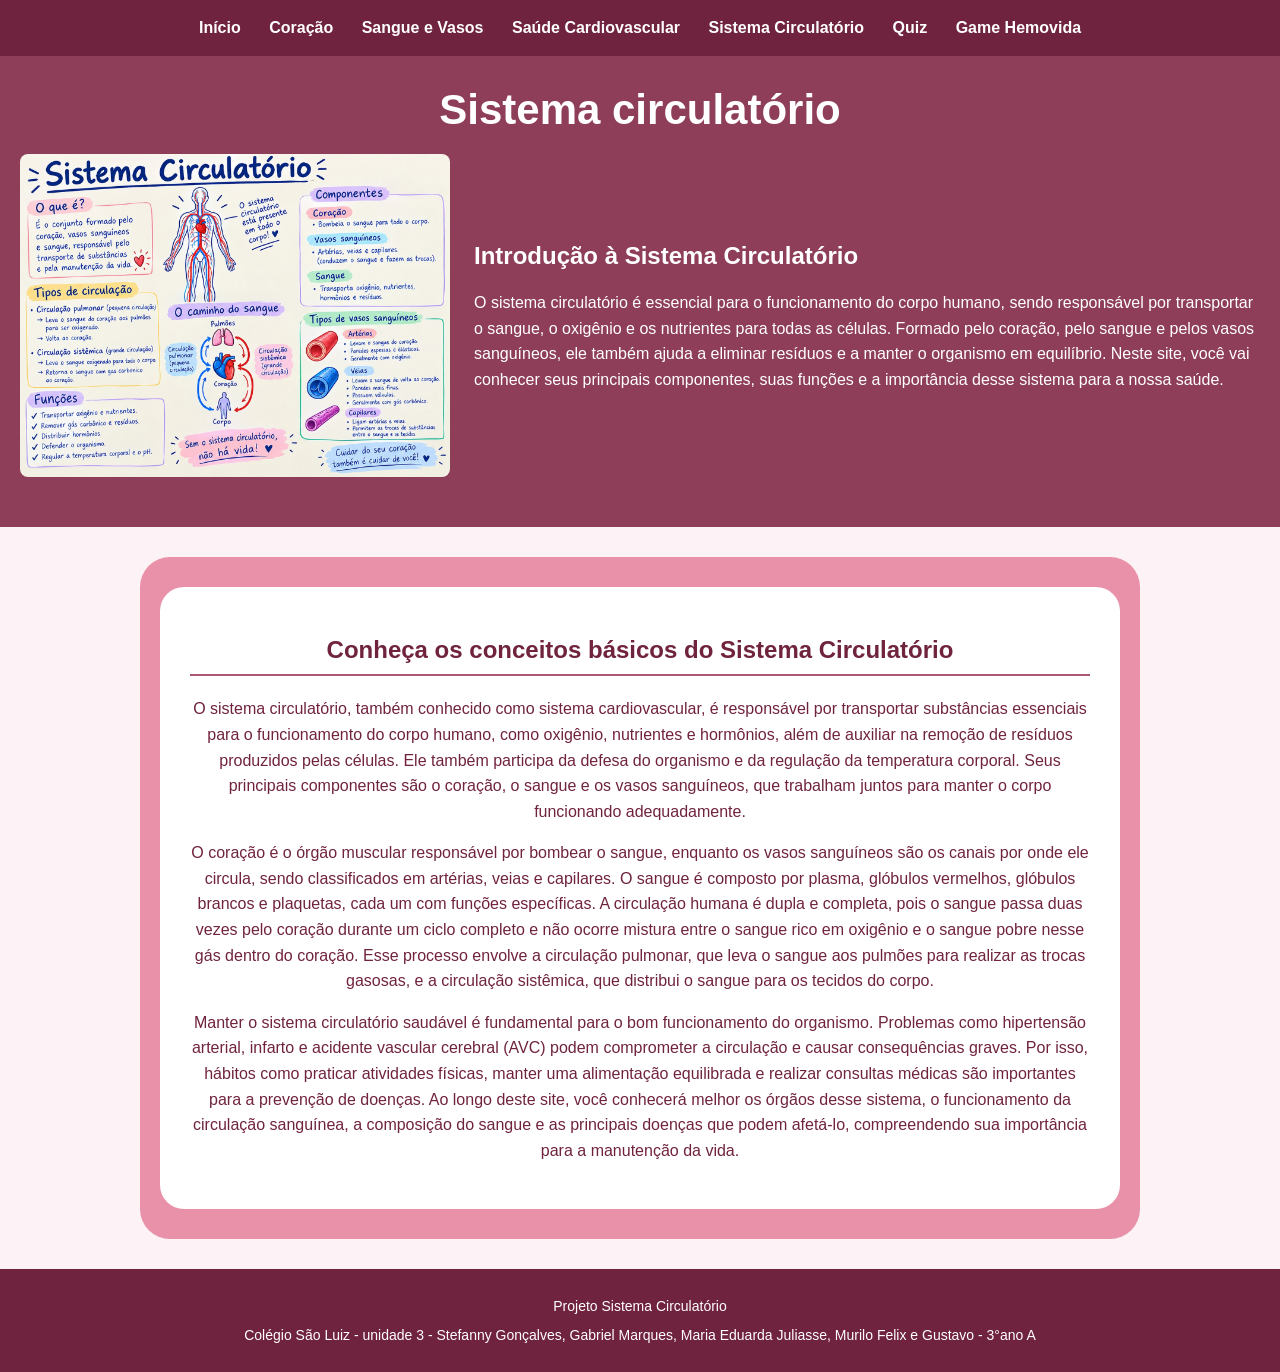
<file: index.html>
<!DOCTYPE html>
<html lang="pt-br">

<head>
    <meta charset="UTF-8">
    <meta name="viewport" content="width=device-width, initial-scale=1.0">

    <title>Introdução</title>
    <link rel="shortcut icon" href="imagens/favicon-coração.png" type="image/x-icon">
    <link rel="stylesheet" href="style.css">
</head>

<body>

    <!--MENU-->

    <nav>
        <a href="index.html">Início</a>
        <a href="Coração.html">Coração</a>
        <a href="Sangue_e_Vasos.html">Sangue e Vasos</a>
        <a href="Saúde_Cardiovascular.html">Saúde Cardiovascular</a>
        <a href="Sistema_Circulatório.html">Sistema Circulatório</a>
        <a href="Quiz.html">Quiz</a>
        <a href="Hemovida.html">Game Hemovida</a>
    </nav>


    <!--CABEÇALHO-->

    <header>

        <h1>Sistema circulatório</h1>

        <!--DESTAQUE DA PÁGINA INICIAL-->

        <div class="destaque-inicio">

            <img
                src="imagens/Sistema Circulatório.jpeg"
                alt="Imagem de Biologia."
            >

            <div class="texto-destaque">

                <h2>
                    Introdução à Sistema Circulatório
                </h2>

                <p>
                    O sistema circulatório é essencial para o funcionamento 
                    do corpo humano, sendo responsável por transportar o sangue, o 
                    oxigênio e os nutrientes para todas as células. Formado pelo coração,
                     pelo sangue e pelos vasos sanguíneos, ele também ajuda a eliminar resíduos e a manter 
                     o organismo em equilíbrio. Neste site, você vai conhecer seus principais componentes, suas funções 
                     e a importância desse sistema para a nossa saúde.

                </p>

            </div>

        </div>

    </header>

    <main>

        <section>

            <h2>Conheça os conceitos básicos do Sistema Circulatório</h2>

            <p>
                O sistema circulatório, também conhecido como sistema cardiovascular, é responsável por transportar substâncias 
                essenciais para o funcionamento do corpo humano, como oxigênio, nutrientes e hormônios, além de auxiliar na 
                remoção de resíduos produzidos pelas células. Ele também participa da defesa do organismo e da regulação da temperatura 
                corporal. Seus principais componentes são o coração, o sangue e os vasos sanguíneos, que trabalham juntos para manter o 
                corpo funcionando adequadamente.
            </p>

            <p>
                O coração é o órgão muscular responsável por bombear o sangue, enquanto os vasos sanguíneos são os canais por onde ele circula, 
                sendo classificados em artérias, veias e capilares. O sangue é composto por plasma, glóbulos vermelhos, glóbulos brancos e plaquetas, 
                cada um com funções específicas. A circulação humana é dupla e completa, pois o sangue passa duas vezes pelo coração durante um ciclo 
                completo e não ocorre mistura entre o sangue rico em oxigênio e o sangue pobre nesse gás dentro do coração. Esse processo envolve a 
                circulação pulmonar, que leva o sangue aos pulmões para realizar as trocas gasosas, e a circulação sistêmica, que distribui o sangue 
                para os tecidos do corpo.
            </p>

            <p>
                Manter o sistema circulatório saudável é fundamental para o bom funcionamento do organismo. Problemas como hipertensão arterial, infarto e 
                acidente vascular cerebral (AVC) podem comprometer a circulação e causar consequências graves. Por isso, hábitos como praticar atividades 
                físicas, manter uma alimentação equilibrada e realizar consultas médicas são importantes para a prevenção de doenças. Ao longo deste site, você 
                conhecerá melhor os órgãos desse sistema, o funcionamento da circulação sanguínea, a composição do sangue e as principais doenças que podem afetá-lo, 
                compreendendo sua importância para a manutenção da vida.
            </p>

        </section>

    </main>


    <footer>

        <p>
            Projeto Sistema Circulatório
        </p>

        <p>
            Colégio São Luiz - unidade 3 -
            Stefanny Gonçalves, Gabriel Marques, Maria Eduarda Juliasse, Murilo Felix e Gustavo - 3°ano A
        </p>

    </footer>

</body>

</html>
</file>
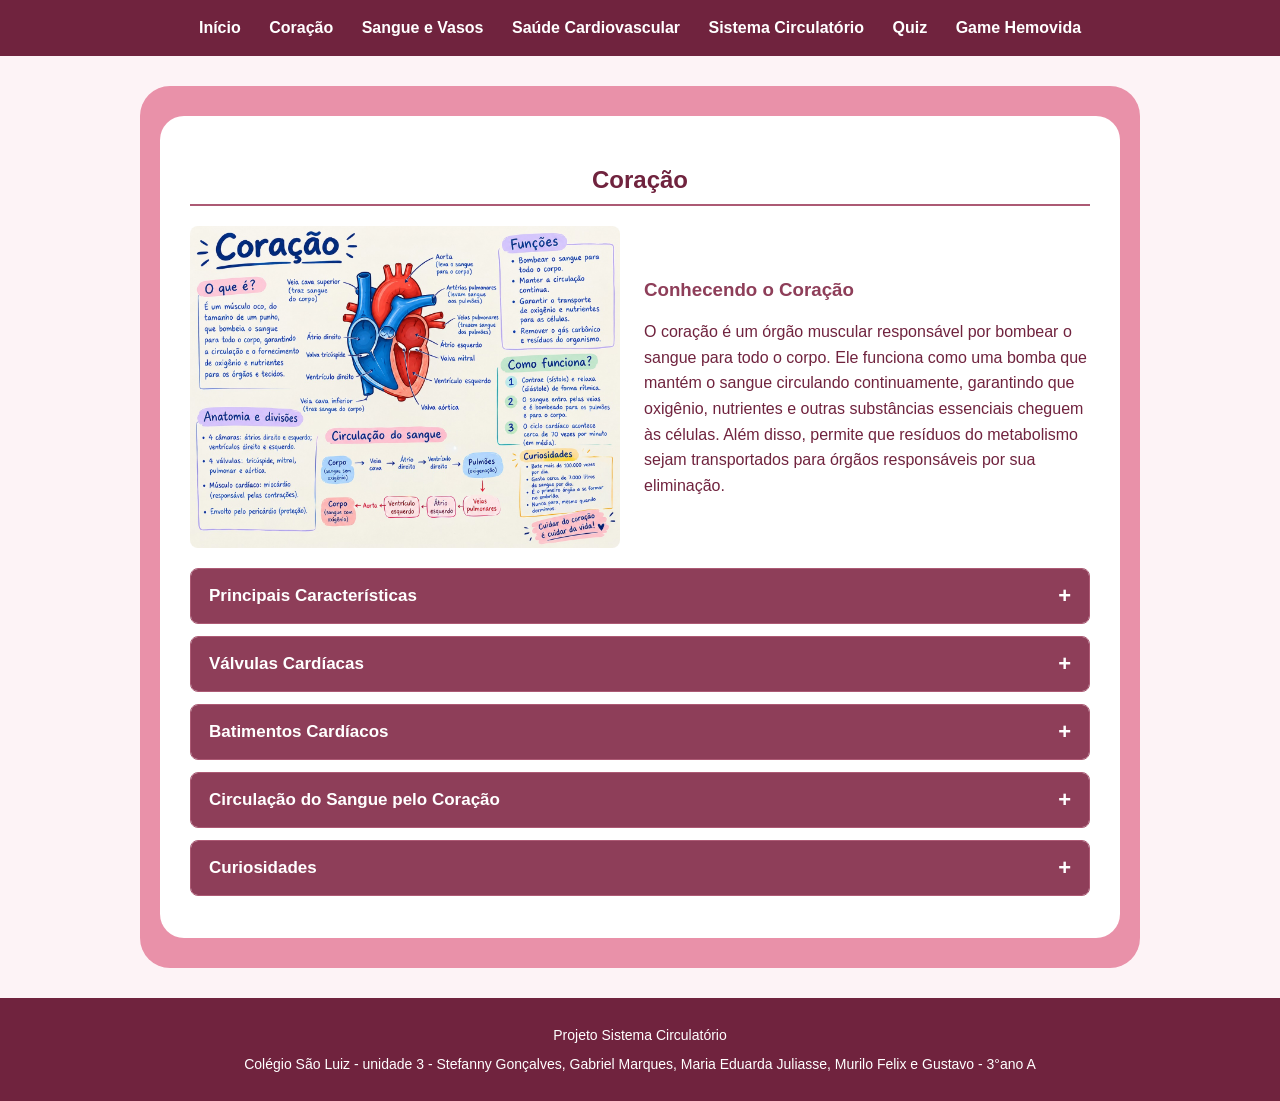
<file: Coração.html>
<!DOCTYPE html>
<html lang="pt-br">

<head>
    <meta charset="UTF-8">
    <meta name="viewport" content="width=device-width, initial-scale=1.0">
    <title>Coração</title>
    <link rel="shortcut icon" href="imagens/favicon-coração.png" type="image/x-icon">
    <link rel="stylesheet" href="style.css">

</head>

<body>

    <!-- MENU -->
    <nav>
       <a href="index.html">Início</a>
        <a href="Coração.html">Coração</a>
        <a href="Sangue_e_Vasos.html">Sangue e Vasos</a>
        <a href="Saúde_Cardiovascular.html">Saúde Cardiovascular</a>
        <a href="Sistema_Circulatório.html">Sistema Circulatório</a>
        <a href="Quiz.html">Quiz</a>
        <a href="Hemovida.html">Game Hemovida</a>
    </nav>

    <main>

        <section>

            <h2>Coração</h2>

           <div class="destaque-inicio">

    <img
        src="imagens/Coração.jpeg"
        alt="Acontecimentos que antecederam a Segunda Guerra Mundial"
    >

    <div class="texto-destaque">

        <h3>Conhecendo o Coração</h3>

        <p>
            O coração é um órgão muscular responsável por bombear o 
            sangue para todo o corpo. Ele funciona como uma bomba que 
            mantém o sangue circulando continuamente, garantindo que oxigênio, 
            nutrientes e outras substâncias essenciais cheguem às células. Além disso, 
            permite que resíduos do metabolismo sejam transportados para órgãos responsáveis 
            por sua eliminação.

        </p>

    </div>

</div>
</div>

            <!-- CARACTERISTICAS -->

            <article class="acordeao">

                <button class="titulo-acordeao">
                    Principais Características
                    <span>+</span>
                </button>

                <div class="conteudo-acordeao">

                    <p>
                        O coração humano possui quatro cavidades:
                    </p>

                    <p>
                      <strong>Átrio direito:</strong> recebe o sangue pobre em oxigênio que retorna do corpo pelas veias cavas.
                    </p>

                    <p>
                       <strong>Ventrículo direito:</strong> bombeia esse sangue para os pulmões pelas artérias pulmonares, onde ocorre a oxigenação.
                    </p>

                    <p>
                        <strong>Ventrículo esquerdo:</strong> bombeia o sangue rico em oxigênio para todo o corpo pelas artérias.
                    </p>

                </div>

            </article>

            <!-- VALVULAS -->

            <article class="acordeao">

                <button class="titulo-acordeao">
                    Válvulas Cardíacas
                    <span>+</span>
                </button>

                <div class="conteudo-acordeao">

                    <p>
                       O coração possui quatro válvulas principais: tricúspide, pulmonar, mitral (ou bicúspide) e aórtica. 
                       Elas abrem e fecham conforme as diferenças de pressão durante o ciclo cardíaco, garantindo que o sangue 
                       siga na direção correta e evitando seu refluxo.
                    </p>

                    
                </div>

            </article>

            <!-- BATIMENTOS -->

            <article class="acordeao">

                <button class="titulo-acordeao">
                    Batimentos Cardíacos
                    <span>+</span>
                </button>

                <div class="conteudo-acordeao">

                    <p>
                        Os batimentos acontecem por meio de ciclos de contração e relaxamento do músculo cardíaco. A contração, chamada sístole, 
                        impulsiona o sangue para fora das cavidades, enquanto o relaxamento, chamado diástole, permite que elas se encham novamente.
                    </p>

                    <p>
                      O ritmo cardíaco é coordenado por um sistema elétrico próprio, cujo principal marca-passo natural é o nó sinoatrial, localizado 
                      no átrio direito. Esse sistema gera e conduz impulsos elétricos que coordenam as contrações do coração.
                    </p>             

                </div>

            </article>

            <!-- CIRCULAÇÃO -->

            <article class="acordeao">

                <button class="titulo-acordeao">
                    Circulação do Sangue pelo Coração
                    <span>+</span>
                </button>

                <div class="conteudo-acordeao">

                    <p>
                    Uma informação importante é que o lado direito do coração envia sangue aos pulmões, enquanto o lado 
                    esquerdo envia sangue ao corpo. Essa organização permite que o sangue seja oxigenado nos pulmões e, depois, distribuído aos tecidos. 
                    </p>

                    <p>
                    O coração também apresenta uma parede muscular chamada septo cardíaco, que separa suas metades direita e esquerda e impede a mistura normal do sangue rico e pobre em oxigênio.
                    </p>

                </div>

            </article>

            <!-- CURIOSIDADE-->

            <article class="acordeao">

                <button class="titulo-acordeao">
                    Curiosidades
                    <span>+</span>
                </button>

                <div class="conteudo-acordeao">

                    <p>
                       O coração começa a se formar durante o desenvolvimento embrionário e passa 
                       a apresentar atividade contrátil ainda nas primeiras semanas da gestação. Ao longo da vida, 
                       ele trabalha continuamente para manter a circulação e o funcionamento dos órgãos.
                    </p>

                </div>

            </article>

        </section>

    </main>

    <footer>

        <p>
            Projeto Sistema Circulatório
        </p>

        <p>
            Colégio São Luiz - unidade 3 -
            Stefanny Gonçalves, Gabriel Marques, Maria Eduarda Juliasse, Murilo Felix e Gustavo - 3°ano A
        </p>

    </footer>

</body>
    <script src="script.js"></script>
</html>
</file>
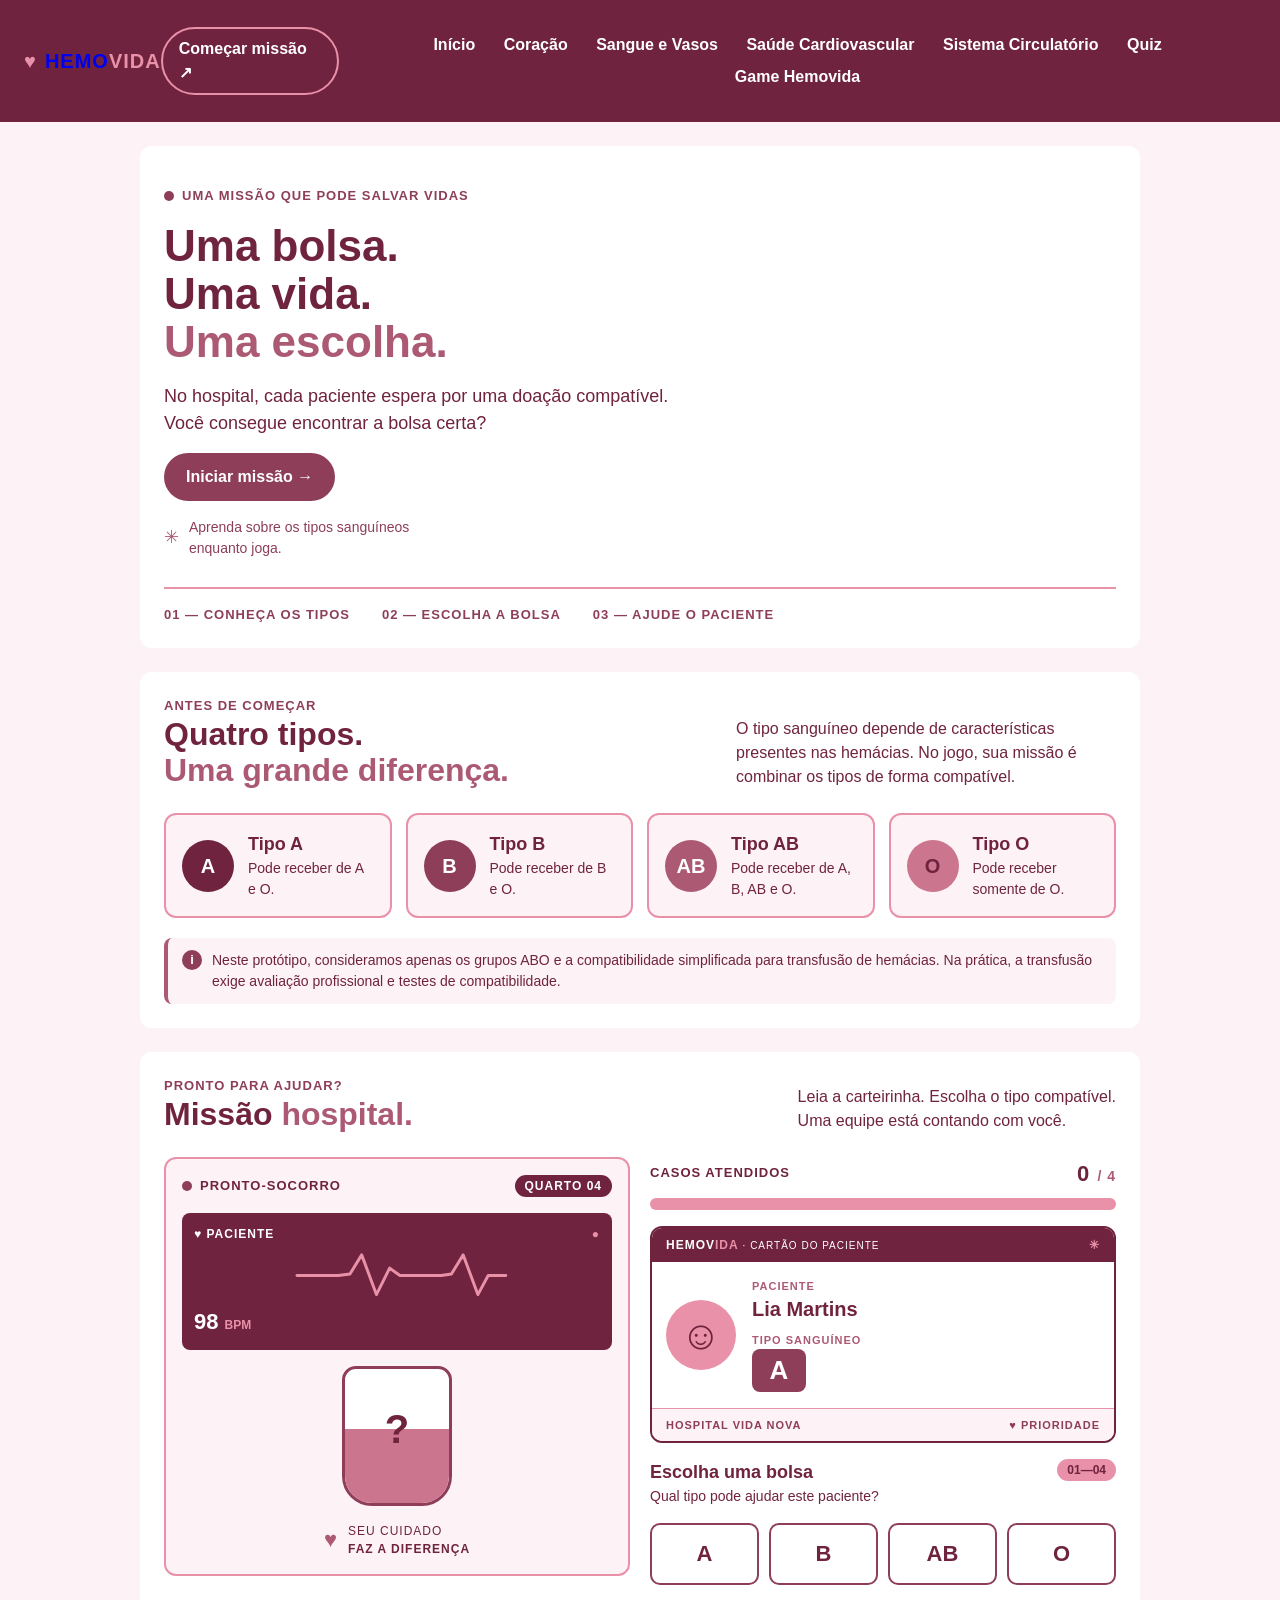
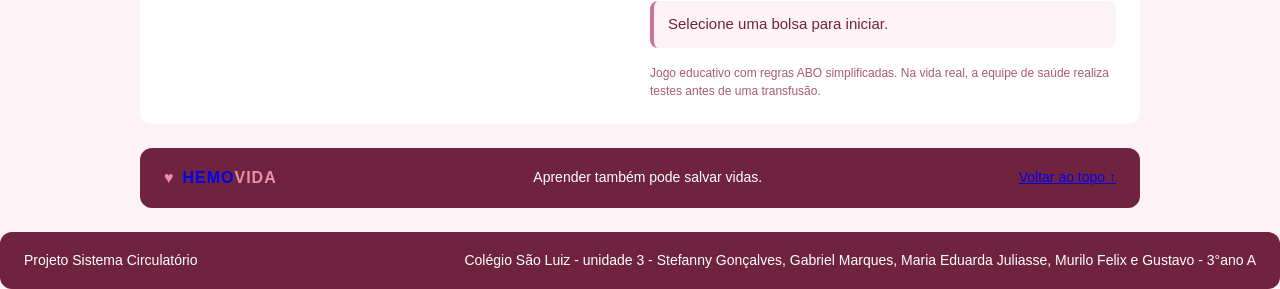
<file: Hemovida.html>
<!doctype html>
<html lang="pt-BR">
<head>
  <meta charset="utf-8">
  <meta name="viewport" content="width=device-width, initial-scale=1">
  <meta name="theme-color" content="#fff8f6">
  <title>Hemovida</title>
    <link rel="shortcut icon" href="imagens/favicon-coração.png" type="image/x-icon">
  <link rel="stylesheet" href="game.css">
  <script src="game.js" defer></script>
</head>
<body>
  <header class="topbar">
    <a class="brand" href="#inicio" aria-label="Hemovida, início"><span class="brand-mark">♥</span>
      <span>HEMO<span class="brand-light">VIDA</span></span>
    </a>
    <a class="top-cta" href="#jogo">Começar missão <span>↗</span></a>
    <nav>
        <a href="index.html">Início</a>
        <a href="Coração.html">Coração</a>
        <a href="Sangue_e_Vasos.html">Sangue e Vasos</a>
        <a href="Saúde_Cardiovascular.html">Saúde Cardiovascular</a>
        <a href="Sistema_Circulatório.html">Sistema Circulatório</a>
        <a href="Quiz.html">Quiz</a>
        <a href="Hemovida.html">Game Hemovida</a>
    </nav>

    
    
  </header>
    

  <main>
    <section class="hero" id="inicio">
      <div class="hero-copy">
        <p class="eyebrow"><span class="pulse-dot"></span> UMA MISSÃO QUE PODE SALVAR VIDAS</p>
        <h1>Uma bolsa.<br>Uma vida.<br><span>Uma escolha.</span></h1>
        <p class="hero-intro">No hospital, cada paciente espera por uma doação compatível. Você consegue encontrar a bolsa certa?</p>
        <a class="button button-red" href="#jogo">Iniciar missão <span>→</span></a>
        <div class="hero-note"><span class="note-icon">✳</span><span>Aprenda sobre os tipos sanguíneos<br>enquanto joga.</span></div>
      </div>
        <div class="hero-bottom">
            <span>01 — CONHEÇA OS TIPOS</span>
            <span>02 — ESCOLHA A BOLSA</span>
            <span>03 — AJUDE O PACIENTE</span>
        </div>
    </section>

    <section class="learn section-wrap" id="aprender">
      <div class="section-heading"><div><p class="eyebrow">ANTES DE COMEÇAR</p><h2>Quatro tipos.<br><span>Uma grande diferença.</span></h2></div><p class="section-lede">O tipo sanguíneo depende de características presentes nas hemácias. No jogo, sua missão é combinar os tipos de forma compatível.</p></div>
      <div class="blood-grid" aria-label="Resumo dos tipos sanguíneos">
        <article class="blood-card card-a">
        <div class="blood-symbol">A</div>
        <div><h3>Tipo A</h3><p>Pode receber de A e O.</p></div>
        <span class="card-arrow">↗</span>
        </article>
        <article class="blood-card card-b"><div class="blood-symbol">B</div><div><h3>Tipo B</h3><p>Pode receber de B e O.</p></div><span class="card-arrow">↗</span></article>
        <article class="blood-card card-ab"><div class="blood-symbol">AB</div><div><h3>Tipo AB</h3><p>Pode receber de A, B, AB e O.</p></div><span class="card-arrow">↗</span></article>
        <article class="blood-card card-o"><div class="blood-symbol">O</div><div><h3>Tipo O</h3><p>Pode receber somente de O.</p></div><span class="card-arrow">↗</span></article>
      </div>
      <p class="learning-footnote"><span>i</span> Neste protótipo, consideramos apenas os grupos ABO e a compatibilidade simplificada para transfusão de hemácias. Na prática, a transfusão exige avaliação profissional e testes de compatibilidade.</p>
    </section>

    <section class="game-section" id="jogo">
      <div class="game-top section-wrap"><div><p class="eyebrow">PRONTO PARA AJUDAR?</p><h2>Missão <span>hospital.</span></h2></div><p class="game-subtitle">Leia a carteirinha. Escolha o tipo compatível.<br>Uma equipe está contando com você.</p></div>
      <div class="game-board section-wrap">
        <div class="hospital-scene">
          <div class="scene-label"><span class="live-dot"></span> PRONTO-SOCORRO <span class="scene-room">QUARTO 04</span></div>
          <div class="scene-window"><i></i><i></i><i></i><i></i></div><div class="scene-wall-cross">+</div>
          <div class="monitor"><div class="monitor-top">♥ PACIENTE <span>●</span></div><svg viewBox="0 0 140 34" role="img" aria-label="Monitor cardíaco"><path d="M2 18h28l8-1 8-13 10 27 9-18 7 5h28l7-1 8-13 10 27 7-13h12"/></svg><small>98 <span>BPM</span></small></div>
          <div class="iv-stand"><div class="iv-top"></div><div class="iv-pole"></div><div class="scene-bag"><div class="scene-bag-type" id="sceneBagType">?</div><div class="scene-bag-liquid"></div></div><div class="iv-tube"></div><div class="iv-base"></div></div>
          <div class="patient-bed"><div class="bed-pillow"></div><div class="patient-head"><div class="patient-hair"></div><div class="patient-face"><i></i><i></i><b></b></div></div><div class="patient-body"><span class="body-heart">♥</span></div><div class="bed-frame"></div><div class="bed-leg leg-left"></div><div class="bed-leg leg-right"></div><div class="bed-wheel wheel-left"></div><div class="bed-wheel wheel-right"></div></div>
          <div class="scene-plant"><i></i><i></i><i></i><b></b></div>
          <div class="scene-floor"></div>
          <div class="scene-patient-tag"><span class="tag-heart">♥</span><span>SEU CUIDADO<br><b>FAZ A DIFERENÇA</b></span></div>
          <div class="scene-success" id="sceneSuccess" aria-hidden="true">♥</div>
        </div>
        <aside class="mission-panel">
          <div class="mission-progress"><span>CASOS ATENDIDOS</span><b id="score">0 <i>/ 4</i></b><div class="progress-track"><span id="progressFill"></span></div></div>
          <div class="patient-card" id="patientCard">
            <div class="id-top"><span>HEMOV<span>IDA</span> <small>· CARTÃO DO PACIENTE</small></span><span class="id-chip">✳</span></div>
            <div class="id-content"><div class="avatar" id="avatar"><span class="avatar-hair"></span><span class="avatar-face"><i></i><i></i><b></b></span><span class="avatar-shirt"></span></div><div class="id-details"><small>PACIENTE</small><h3 id="patientName">Carregando...</h3><small>TIPO SANGUÍNEO</small><div class="patient-blood" id="patientBlood">?</div></div></div>
            <div class="id-bottom"><span>HOSPITAL VIDA NOVA</span><span>♥ PRIORIDADE</span></div>
          </div>
          <div class="choice-heading"><div><h3>Escolha uma bolsa</h3><p>Qual tipo pode ajudar este paciente?</p></div><span class="choice-count">01—04</span></div>
          <div class="blood-choices" id="bloodChoices" aria-label="Escolha um tipo de bolsa"></div>
          <div class="game-feedback" id="feedback" role="status" aria-live="polite">Selecione uma bolsa para iniciar.</div>
          <button class="button button-red next-button" id="nextButton" hidden>Próximo paciente <span>→</span></button>
          <button class="reset-button" id="resetButton" hidden>Jogar novamente ↻</button>
          <p class="game-disclaimer">Jogo educativo com regras ABO simplificadas. Na vida real, a equipe de saúde realiza testes antes de uma transfusão.</p>
        </aside>
      </div>
    </section>
    <footer><a class="brand" href="#inicio"><span class="brand-mark">♥</span><span>HEMO<span class="brand-light">VIDA</span></span></a><span>Aprender também pode salvar vidas.</span><a href="#inicio">Voltar ao topo ↑</a></footer>
  </main>

  <footer>

        <p>
            Projeto Sistema Circulatório
        </p>

        <p>
            Colégio São Luiz - unidade 3 -
            Stefanny Gonçalves, Gabriel Marques, Maria Eduarda Juliasse, Murilo Felix e Gustavo - 3°ano A
        </p>

    </footer>
</body>
</html>
</file>
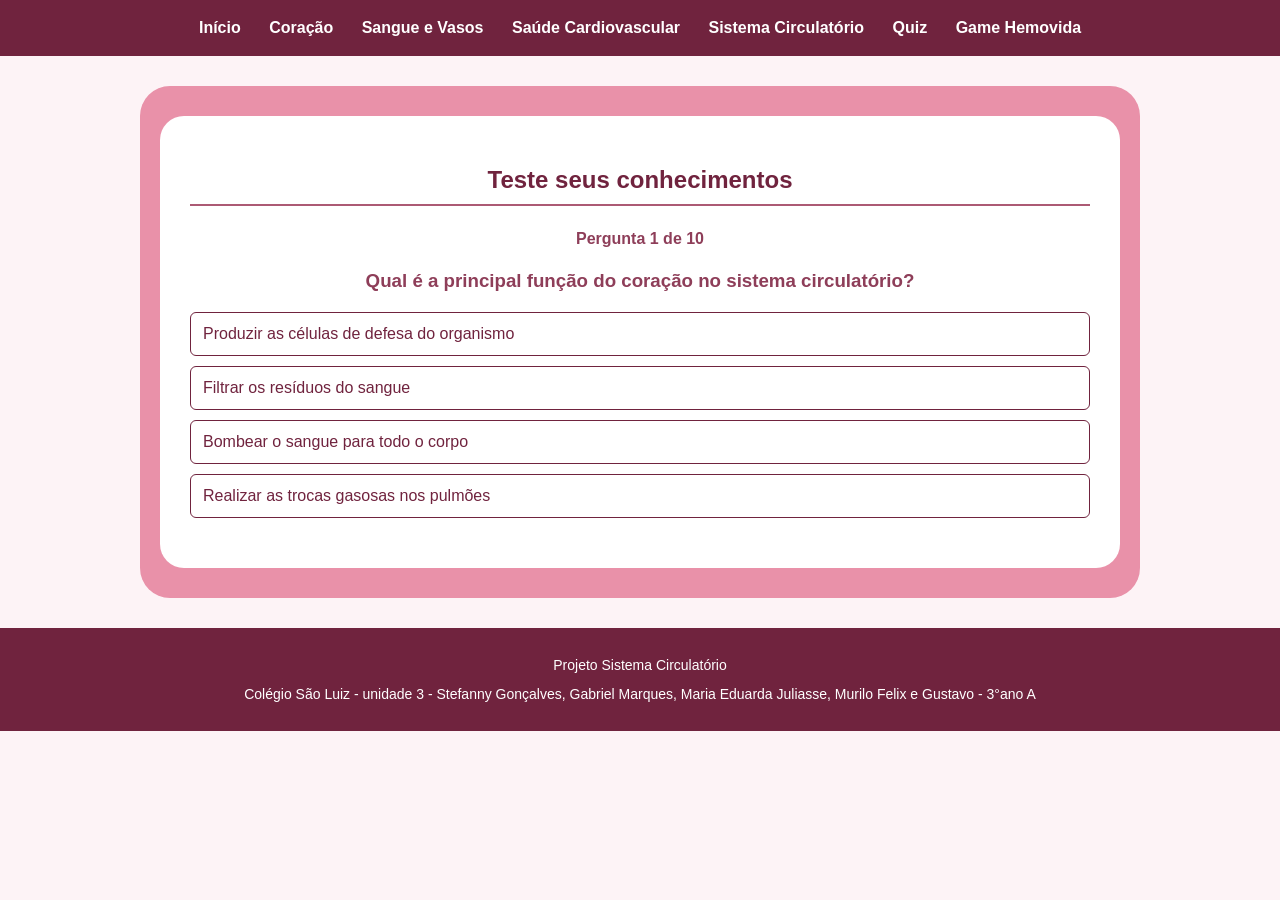
<file: Quiz.html>
<!--DEIXA QUE O GABRIEL FAZ-->
<!DOCTYPE html>
<html lang="pt-br">

<head>
    <meta charset="UTF-8">
    <meta name="viewport" content="width=device-width, initial-scale=1.0">
    <title>Quiz</title>
    <link rel="shortcut icon" href="imagens/favicon-coração.png" type="image/x-icon">
    <link rel="stylesheet" href="style.css">
    
</head>

<body>

    <!-- MENU -->
    <nav>
        <a href="index.html">Início</a>
        <a href="Coração.html">Coração</a>
        <a href="Sangue_e_Vasos.html">Sangue e Vasos</a>
        <a href="Saúde_Cardiovascular.html">Saúde Cardiovascular</a>
        <a href="Sistema_Circulatório.html">Sistema Circulatório</a>
        <a href="Quiz.html">Quiz</a>
        <a href="Hemovida.html">Game Hemovida</a>
     </nav>

    <main>

        <section>

            <h2>Teste seus conhecimentos</h2>

            <div id="quiz-container">

                <p id="progresso"></p>

                <h3 id="pergunta"></h3>

                <div id="alternativas"></div>

                <p id="feedback"></p>

                <button id="proxima" onclick="proximaPergunta()">
                    Próxima pergunta
                </button>

            </div>

        </section>

    </main>

    <footer>

        <p>
            Projeto Sistema Circulatório
        </p>

        <p>
            Colégio São Luiz - unidade 3 -
            Stefanny Gonçalves, Gabriel Marques, Maria Eduarda Juliasse, Murilo Felix e Gustavo - 3°ano A
        </p>

    </footer>

    <script src="script.js"></script>

</body>

</html>
</file>
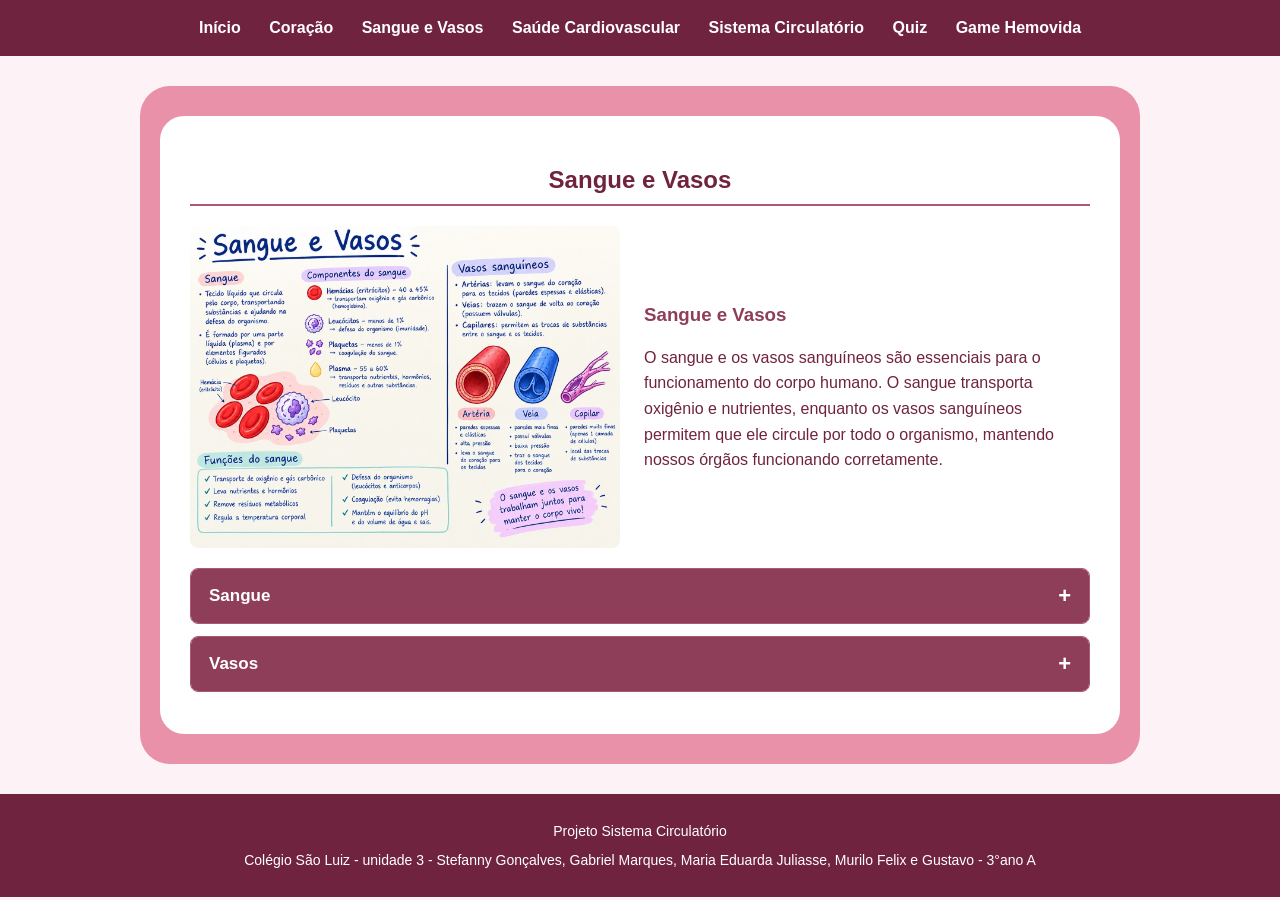
<file: Sangue_e_Vasos.html>
<!DOCTYPE html>
<html lang="pt-br">

<head>
    <meta charset="UTF-8">
    <meta name="viewport" content="width=device-width, initial-scale=1.0">
    <title>Sangue e vasos</title>
    <link rel="shortcut icon" href="imagens/favicon-coração.png" type="image/x-icon">
    <link rel="stylesheet" href="style.css">
    
</head>

<body>

    <!-- MENU -->
    <nav>
       <a href="index.html">Início</a>
        <a href="Coração.html">Coração</a>
        <a href="Sangue_e_Vasos.html">Sangue e Vasos</a>
        <a href="Saúde_Cardiovascular.html">Saúde Cardiovascular</a>
        <a href="Sistema_Circulatório.html">Sistema Circulatório</a>
        <a href="Quiz.html">Quiz</a>
        <a href="Hemovida.html">Game Hemovida</a>
    </nav>


    <main>

        <section>

           
    <h2>Sangue e Vasos</h2>

    <div class="destaque-inicio">

        <img
            src="imagens/Sangue e vasos.jpeg"
            alt="Participação do Brasil na Segunda Guerra Mundial"
        >

        <div class="texto-destaque">

            <h3>Sangue e Vasos</h3>

            <p>
                O sangue e os vasos sanguíneos são essenciais para o funcionamento do corpo humano.
                 O sangue transporta oxigênio e nutrientes, enquanto os vasos sanguíneos permitem que 
                 ele circule por todo o organismo, mantendo nossos órgãos funcionando corretamente.
            </p>

        </div>

    </div>

    <!-- daqui para baixo continuam os seus conteúdos -->


            <!-- Sangue -->

            <article class="acordeao">

                <button class="titulo-acordeao">
                    Sangue
                    <span>+</span>
                </button>

                <div class="conteudo-acordeao">

                    <p>
                        O sangue transporta oxigênio, nutrientes e hormônios, além de ajudar na defesa
                        do organismo e na regulação da temperatura corporal.
                        Os componentes do sangue:
                    </p>
                    <p>
                        - Plasma: parte líquida que transporta substâncias.<br>
                        - Hemácias: transportam oxigênio por meio da hemoglobina.<br>
                        - Leucócitos: atuam na defesa do organismo contra agentes infecciosos.<br>
                        - Plaquetas: ajudam na coagulação do sangue, evitando sangramentos excessivos.<br>
                    </p>

                </div>

            </article>

            <!-- vasos -->

            <article class="acordeao">

                <button class="titulo-acordeao">
                    Vasos
                    <span>+</span>
                </button>

                <div class="conteudo-acordeao">

                    <p>
                        Os três tipos de vasos sanguíneos
                    </p>

                    <p>
                        Artérias: Levam o sangue para fora do coração. Possuem paredes espessas e resistentes para suportar a pressão do sangue.<br>
                        Veias: Levam o sangue de volta ao coração. Muitas possuem válvulas que impedem o refluxo do sangue.<br>
                        Capilares: São vasos microscópicos onde ocorrem as trocas de oxigênio, nutrientes e resíduos entre o sangue e os tecidos.<br>
                    </p>

                </div>

            </article>

        </section>

    </main>

    <footer>

        <p>
            Projeto Sistema Circulatório
        </p>

        <p>
            Colégio São Luiz - unidade 3 -
            Stefanny Gonçalves, Gabriel Marques, Maria Eduarda Juliasse, Murilo Felix e Gustavo - 3°ano A
        </p>

    </footer>

    <script src="script.js"></script>

</body>

</html>
</file>
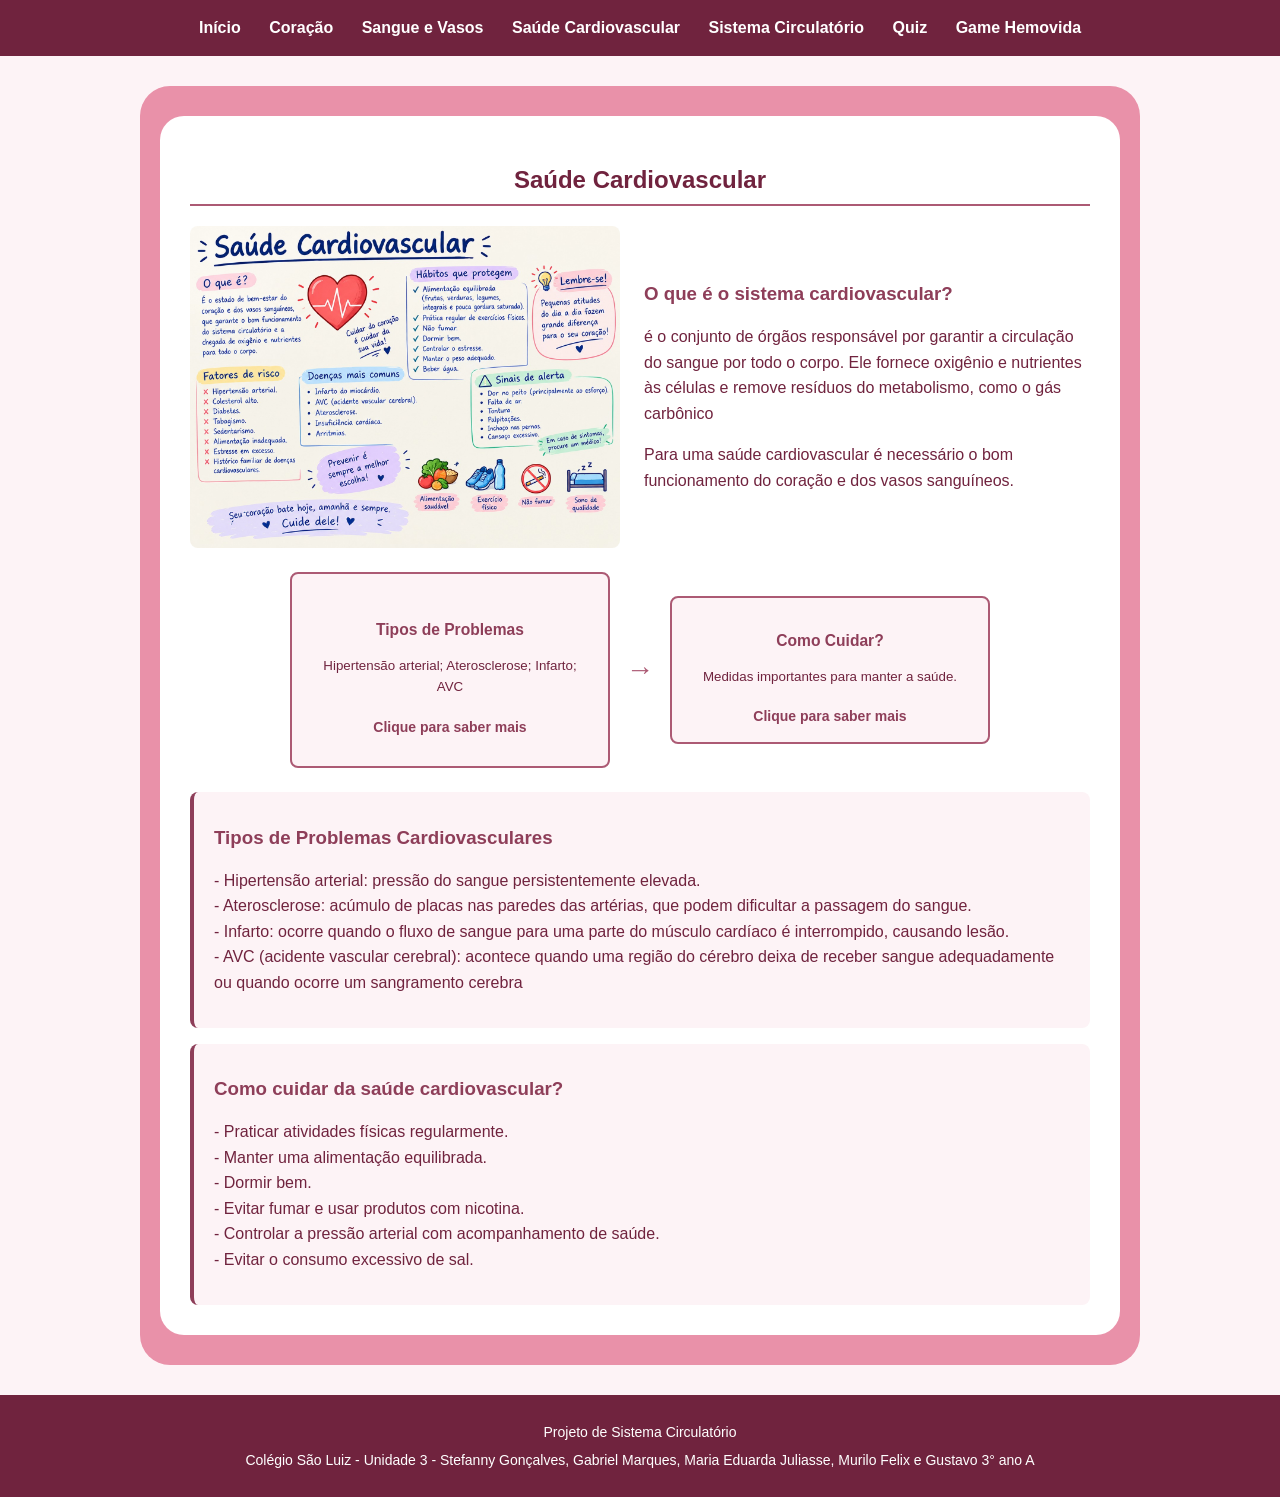
<file: Saúde_Cardiovascular.html>
<!DOCTYPE html>
<html lang="pt-br">

<head>
    <meta charset="UTF-8">
    <meta name="viewport" content="width=device-width, initial-scale=1.0">
    <title>Saúde Cardiovascular</title>
    <link rel="shortcut icon" href="imagens/favicon-coração.png" type="image/x-icon">
    <link rel="stylesheet" href="style.css">
</head>

<body>

    <!-- MENU -->
    <nav>
        <a href="index.html">Início</a>
        <a href="Coração.html">Coração</a>
        <a href="Sangue_e_Vasos.html">Sangue e Vasos</a>
        <a href="Saúde_Cardiovascular.html">Saúde Cardiovascular</a>
        <a href="Sistema_Circulatório.html">Sistema Circulatório</a>
        <a href="Quiz.html">Quiz</a>
        <a href="Hemovida.html">Game Hemovida</a>
    </nav>

    <main>
        <section>

            <!-- APRESENTAÇÃO -->
            <h2>Saúde Cardiovascular</h2>

            <div class="destaque-inicio">

                <img src="imagens/Saúde Cardiovascular.jpeg" alt="Ilustração de ângulos">

                <div class="texto-destaque">

                    <h3>O que é o sistema cardiovascular?</h3>

                    <p>é o conjunto de órgãos responsável por garantir a circulação do sangue por todo
                        o corpo. Ele fornece oxigênio e nutrientes às células e remove resíduos 
                        do metabolismo, como o gás carbônico</p>
                    <p>
                        Para uma saúde cardiovascular é necessário o bom funcionamento do coração e 
                        dos vasos sanguíneos.
                    </p>
                </div>

            </div>

            <!-- Alguns problemas Cardiovascular -->
            <div class="blocos-cardiovascular"> <!--Era o bloco-guerra-->

                <button class="bloco-cardiovascular" onclick="mostrarBlocoCardiovascular('tipos-problemas')"> <!--mostrarBlocoGuerra e tipos-guerras-->

                    <h3>Tipos de Problemas</h3>

                    <p>
                    Hipertensão arterial; Aterosclerose; Infarto; AVC 
                    </p>
                    <span>Clique para saber mais</span>

                </button>

                <div class="seta-cardiovascular">→</div> <!--seta-guerra-->

                <button class="blocos-cardiovascular" onclick="mostrarBlocoCardiovascular('medidas-cuidar')">

                    <h3>Como Cuidar?</h3>

                    <p>Medidas importantes para manter a saúde.</p>

                    <span>Clique para saber mais</span>

                </button>

            </div>

            <!-- CONTEÚDO: TIPOS DE PROBLEMAS -->
            <div id="tipos-problemas" class="conteudo-cardiovascular">

                <h3>Tipos de Problemas Cardiovasculares</h3>

                <p>
                    - Hipertensão arterial: pressão do sangue persistentemente elevada. <br>
                    - Aterosclerose: acúmulo de placas nas paredes das artérias, que podem dificultar a passagem do sangue. <br>
                    - Infarto: ocorre quando o fluxo de sangue para uma parte do músculo cardíaco é interrompido, causando lesão. <br>
                    - AVC (acidente vascular cerebral): acontece quando uma região do cérebro deixa de receber sangue adequadamente ou quando ocorre um sangramento cerebra<br>
                </p>

            </div>

            <!-- CONTEÚDO: SAÚDE -->
            <div id="medidas-cuidar" class="conteudo-cardiovascular"> <!--medidas e conteudo-guerra-->

                <h3>Como cuidar da saúde cardiovascular?</h3>

                <p>
                    - Praticar atividades físicas regularmente.<br>
                    - Manter uma alimentação equilibrada.<br>
                    - Dormir bem.<br>
                    - Evitar fumar e usar produtos com nicotina.<br>
                    - Controlar a pressão arterial com acompanhamento de saúde. <br>
                    - Evitar o consumo excessivo de sal. <br>
                </p>

            </div>

        </section>
    </main>

    <!-- RODAPÉ -->
    <footer>
        <p>Projeto de Sistema Circulatório</p>
        <p>
            Colégio São Luiz - Unidade 3 -
            Stefanny Gonçalves, Gabriel Marques, Maria Eduarda Juliasse, Murilo Felix e Gustavo 3° ano A
        </p>
    </footer>

    <!-- JAVASCRIPT -->
    <script src="script.js"></script>

</body>
</html>
</file>
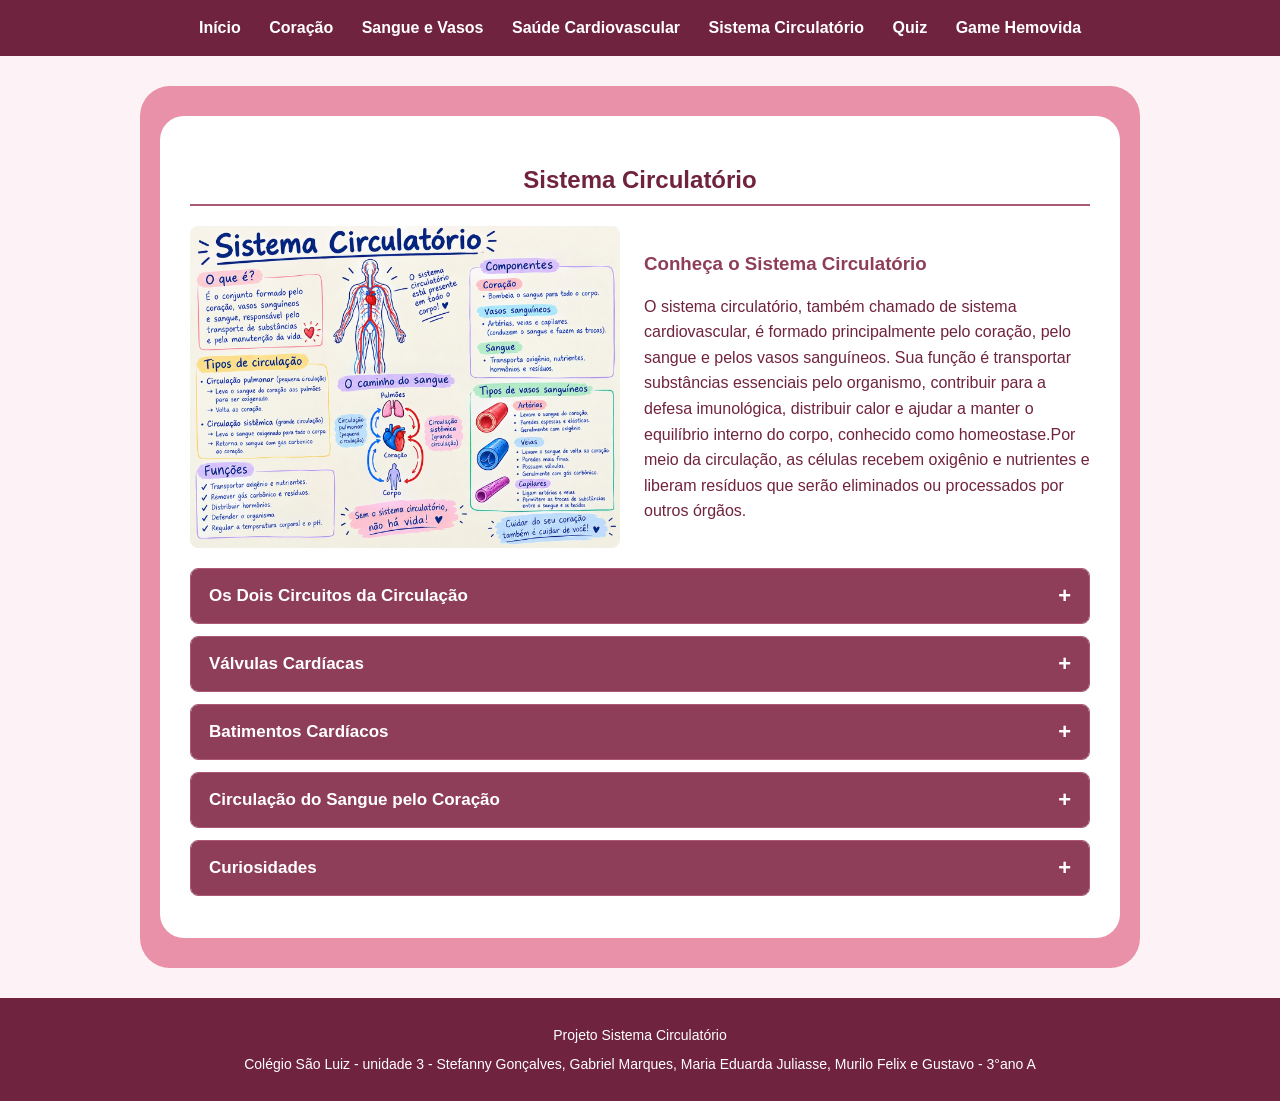
<file: Sistema_Circulatório.html>
<!DOCTYPE html>
<html lang="pt-br">

<head>
    <meta charset="UTF-8">
    <meta name="viewport" content="width=device-width, initial-scale=1.0">
    <title>Sistema Circulatório</title>
    <link rel="shortcut icon" href="imagens/favicon-coração.png" type="image/x-icon">
    <link rel="stylesheet" href="style.css">
</head>

<body>

    <!-- MENU -->
    <nav>
       <a href="index.html">Início</a>
        <a href="Coração.html">Coração</a>
        <a href="Sangue_e_Vasos.html">Sangue e Vasos</a>
        <a href="Saúde_Cardiovascular.html">Saúde Cardiovascular</a>
        <a href="Sistema_Circulatório.html">Sistema Circulatório</a>
        <a href="Quiz.html">Quiz</a>
        <a href="Hemovida.html">Game Hemovida</a>
    </nav>

    <main>

        <section>

            <h2>Sistema Circulatório</h2>

           <div class="destaque-inicio">

    <img
        src="imagens/Sistema Circulatório.jpeg"
        alt="Acontecimentos que antecederam a Segunda Guerra Mundial"
    >

    <div class="texto-destaque">

        <h3>Conheça o Sistema Circulatório</h3>

        <p>
            O sistema circulatório, também chamado de sistema cardiovascular, 
            é formado principalmente pelo coração, pelo sangue e pelos vasos 
            sanguíneos. Sua função é transportar substâncias essenciais pelo organismo, 
            contribuir para a defesa imunológica, distribuir calor e ajudar a manter o equilíbrio 
            interno do corpo, conhecido como homeostase.Por meio da circulação, as células recebem 
            oxigênio e nutrientes e liberam resíduos que serão eliminados ou processados por outros órgãos.
        </p>

    </div>

</div>
</div>

            <!-- CIRCUITOS -->

            <article class="acordeao">

                <button class="titulo-acordeao">
                    Os Dois Circuitos da Circulação
                    <span>+</span>
                </button>

                <div class="conteudo-acordeao">

                    <p>
                       A circulação humana apresenta dois circuitos principais: a pequena circulação, também chamada pulmonar, e a grande circulação, conhecida como sistêmica.
                    </p>

                    <p>
                      <strong>Pequena Circulação(pulmonar):</strong> O sangue pobre em oxigênio sai do ventrículo direito pelas artérias pulmonares e chega aos pulmões. Nos capilares que envolvem os alvéolos pulmonares, ocorre a troca gasosa: o sangue libera gás carbônico e recebe oxigênio.Em seguida, 
                      o sangue rico em oxigênio retorna ao coração pelas veias pulmonares e chega ao átrio esquerdo.<br> 
                      <strong>Percurso:</strong> ventrículo direito → artérias pulmonares → capilares dos pulmões → veias pulmonares → átrio esquerdo.
                    </p>

                    <p>
                    <strong>Grande Circulação(sistêmica):</strong> O sangue rico em oxigênio sai do ventrículo esquerdo pelas artérias e chega a todos os tecidos do corpo. Nos capilares, o sangue libera oxigênio e recebe gás carbônico. Em seguida, o sangue pobre em oxigênio retorna ao coração pelas veias e chega ao átrio direito.<br>
                    <strong>Percurso:</strong> ventrículo esquerdo → artéria aorta → artérias e capilares dos tecidos → veias → veias cavas → átrio direito.
                    </p>

                </div>

            </article>

            <!-- VALVULAS -->

            <article class="acordeao">

                <button class="titulo-acordeao">
                    Válvulas Cardíacas
                    <span>+</span>
                </button>

                <div class="conteudo-acordeao">

                    <p>
                       O coração possui quatro válvulas principais: tricúspide, pulmonar, mitral (ou bicúspide) e aórtica. 
                       Elas abrem e fecham conforme as diferenças de pressão durante o ciclo cardíaco, garantindo que o sangue 
                       siga na direção correta e evitando seu refluxo.
                    </p>

                    
                </div>

            </article>

            <!-- BATIMENTOS -->

            <article class="acordeao">

                <button class="titulo-acordeao">
                    Batimentos Cardíacos
                    <span>+</span>
                </button>

                <div class="conteudo-acordeao">

                    <p>
                        Os batimentos acontecem por meio de ciclos de contração e relaxamento do músculo cardíaco. A contração, chamada sístole, 
                        impulsiona o sangue para fora das cavidades, enquanto o relaxamento, chamado diástole, permite que elas se encham novamente.
                    </p>

                    <p>
                      O ritmo cardíaco é coordenado por um sistema elétrico próprio, cujo principal marca-passo natural é o nó sinoatrial, localizado 
                      no átrio direito. Esse sistema gera e conduz impulsos elétricos que coordenam as contrações do coração.
                    </p>             

                </div>

            </article>

            <!-- CIRCULAÇÃO -->

            <article class="acordeao">

                <button class="titulo-acordeao">
                    Circulação do Sangue pelo Coração
                    <span>+</span>
                </button>

                <div class="conteudo-acordeao">

                    <p>
                    Uma informação importante é que o lado direito do coração envia sangue aos pulmões, enquanto o lado 
                    esquerdo envia sangue ao corpo. Essa organização permite que o sangue seja oxigenado nos pulmões e, depois, distribuído aos tecidos. 
                    </p>

                    <p>
                    O coração também apresenta uma parede muscular chamada septo cardíaco, que separa suas metades direita e esquerda e impede a mistura normal do sangue rico e pobre em oxigênio.
                    </p>

                </div>

            </article>

            <!-- CURIOSIDADE-->

            <article class="acordeao">

                <button class="titulo-acordeao">
                    Curiosidades
                    <span>+</span>
                </button>

                <div class="conteudo-acordeao">

                    <p>
                       O coração começa a se formar durante o desenvolvimento embrionário e passa 
                       a apresentar atividade contrátil ainda nas primeiras semanas da gestação. Ao longo da vida, 
                       ele trabalha continuamente para manter a circulação e o funcionamento dos órgãos.
                    </p>

                </div>

            </article>

        </section>

    </main>

    <footer>

        <p>
            Projeto Sistema Circulatório
        </p>

        <p>
            Colégio São Luiz - unidade 3 -
            Stefanny Gonçalves, Gabriel Marques, Maria Eduarda Juliasse, Murilo Felix e Gustavo - 3°ano A
        </p>

    </footer>

</body>
    <script src="script.js"></script>
</html>
</file>
<file: style.css>
/* ==========================================================
   SITE: SISTEMA CIRCULATÓRIO
   Paleta: #70233e  #8e3e59  #ac5a74  #cb758e  #e991a9
   ========================================================== */

:root {
    --rosa-1: #70233e;   /* mais escuro: títulos, menu, botões */
    --rosa-2: #8e3e59;   /* hover, destaques */
    --rosa-3: #ac5a74;   /* bordas, detalhes */
    --rosa-4: #cb758e;   /* fundos de destaque */
    --rosa-5: #e991a9;   /* mais claro: fundos suaves */
    --fundo: #fdf3f6;    /* tom bem claro derivado da paleta */
    --branco: #ffffff;

    --primary-color: var(--rosa-1);
    --accent-color: var(--rosa-2);
    --text-dark: var(--rosa-1);
    --border-radius: 8px;
}

* { box-sizing: border-box; }

html { scroll-behavior: smooth; }

body {
    margin: 0;
    font-family: Arial, Helvetica, sans-serif;
    background-color: var(--fundo);
    color: var(--text-dark);
    text-align: center;
}

p {
    line-height: 1.6;
    color: var(--text-dark);
}

/* ---------- Menu ---------- */
nav {
    background-color: var(--rosa-1);
    padding: 15px;
    position: sticky;
    top: 0;
    z-index: 1000;
    text-align: center;
}

nav a {
    color: var(--branco);
    text-decoration: none;
    margin: 0 12px;
    font-weight: bold;
    display: inline-block;
    padding: 4px 0;
}

nav a:hover {
    color: var(--rosa-5);
    text-decoration: underline;
}

/* ---------- Cabeçalho (página inicial) ---------- */
header {
    background-color: var(--rosa-2);
    color: var(--branco);
    padding: 30px 20px;
}

header h1 {
    margin: 0 0 20px;
    font-size: 42px;
}

header h2,
header p {
    color: var(--branco);
}

/* ---------- Conteúdo principal ---------- */
main {
    width: 90%;
    max-width: 1000px;
    margin: 30px auto;
    padding: 10px 20px;
    background-color: var(--rosa-5);
    border-radius: 30px;
}

section {
    background-color: var(--branco);
    margin: 20px 0;
    padding: 30px;
    border-radius: 24px;
}

section h2 {
    color: var(--rosa-1);
    border-bottom: 2px solid var(--rosa-3);
    padding-bottom: 10px;
}

h3 { color: var(--rosa-2); }

/* ---------- Destaque com imagem + texto ---------- */
.destaque-inicio {
    display: flex;
    align-items: center;
    justify-content: center;
    gap: 24px;
    text-align: left;
    margin: 20px auto;
}

.destaque-inicio img {
    width: 430px;
    max-width: 48%;
    height: auto;
    border-radius: var(--border-radius);
}

.texto-destaque { flex: 1; }

.texto-espiral {
    background-color: var(--branco);
    width: 85%;
    max-width: 1000px;
    margin: 40px auto;
    padding: 30px;
    border-radius: 20px;
}

/* ---------- Acordeão ---------- */
.acordeao {
    margin: 12px 0;
    border: 1px solid var(--rosa-3);
    border-radius: var(--border-radius);
    overflow: hidden;
    text-align: left;
}

.titulo-acordeao {
    width: 100%;
    display: flex;
    justify-content: space-between;
    align-items: center;
    padding: 14px 18px;
    border: none;
    background-color: var(--rosa-2);
    color: var(--branco);
    font-size: 17px;
    font-weight: bold;
    text-align: left;
    cursor: pointer;
}

.titulo-acordeao:hover { background-color: var(--rosa-1); }

.titulo-acordeao span { font-size: 22px; }

.conteudo-acordeao {
    display: none;               /* o script.js alterna para block */
    padding: 10px 20px 16px;
    background-color: var(--fundo);
}

/* ---------- Saúde cardiovascular ---------- */
.blocos-cardiovascular {
    display: flex;
    align-items: stretch;
    justify-content: center;
    gap: 16px;
    margin: 24px 0;
}

/* o segundo botão está com a classe "blocos-cardiovascular" no HTML;
   este seletor garante que ele fique igual ao primeiro */
.bloco-cardiovascular,
button.blocos-cardiovascular {
    display: block;
    flex: 1;
    max-width: 320px;
    padding: 18px;
    border: 2px solid var(--rosa-3);
    border-radius: var(--border-radius);
    background-color: var(--fundo);
    color: var(--rosa-1);
    font-family: inherit;
    text-align: center;
    cursor: pointer;
}

.bloco-cardiovascular:hover,
button.blocos-cardiovascular:hover {
    background-color: var(--rosa-5);
}

.bloco-cardiovascular span,
button.blocos-cardiovascular span {
    display: inline-block;
    margin-top: 8px;
    font-size: 14px;
    font-weight: bold;
    color: var(--rosa-2);
}

.seta-cardiovascular {
    align-self: center;
    font-size: 28px;
    color: var(--rosa-3);
}

.conteudo-cardiovascular {
    margin-top: 16px;
    padding: 16px 20px;
    background-color: var(--fundo);
    border-left: 4px solid var(--rosa-2);
    border-radius: var(--border-radius);
    text-align: left;
}

/* ---------- Quiz ---------- */
#quiz-container { margin-top: 20px; }

#progresso {
    font-weight: bold;
    color: var(--rosa-2);
}

#alternativas {
    display: flex;
    flex-direction: column;
    gap: 10px;
    margin: 20px 0;
}

#alternativas button {
    padding: 12px;
    border: 2px solid var(--rosa-3);
    border-radius: 6px;
    background-color: var(--branco);
    color: var(--rosa-1);
    cursor: pointer;
    text-align: left;
    font-size: 16px;
    font-family: inherit;
}

#alternativas button:hover:not(:disabled) { background-color: var(--rosa-5); }

/* acerto: fundo escuro + ✓  |  erro: fundo claro + ✗ (não depende só da cor) */
#alternativas button.correta {
    background-color: var(--rosa-1);
    border-color: var(--rosa-1);
    color: var(--branco);
}

#alternativas button.correta::before { content: "✓ "; font-weight: bold; }

#alternativas button.errada {
    background-color: var(--rosa-5);
    border-color: var(--rosa-1);
    border-style: dashed;
    color: var(--rosa-1);
}

#alternativas button.errada::before { content: "✗ "; font-weight: bold; }

#alternativas button:disabled { cursor: default; }

#feedback {
    margin-top: 15px;
    padding: 12px;
    background-color: var(--fundo);
    border-radius: var(--border-radius);
    font-weight: bold;
    color: var(--rosa-1);
}

#feedback:empty { display: none; }

#proxima,
#refazer {
    background-color: var(--rosa-1);
    color: var(--branco);
    border: none;
    padding: 12px 20px;
    border-radius: 6px;
    font-size: 16px;
    font-family: inherit;
    cursor: pointer;
}

#proxima { display: none; margin: 16px auto 0; }
#refazer { font-weight: bold; }
#proxima:hover,
#refazer:hover { background-color: var(--rosa-2); }

/* ---------- Rodapé ---------- */
footer {
    background-color: var(--rosa-1);
    color: var(--branco);
    padding: 20px;
    margin-top: 30px;
    font-size: 14px;
}

footer p { color: var(--branco); margin: 6px 0; }

/* ---------- Acessibilidade ---------- */
a:focus-visible,
button:focus-visible {
    outline: 3px solid var(--rosa-5);
    outline-offset: 2px;
}

/* ---------- Telas pequenas ---------- */
@media (max-width: 700px) {
    header h1 { font-size: 30px; }
    main { width: 96%; padding: 6px 10px; }
    section { padding: 20px 16px; }
    .destaque-inicio { flex-direction: column; text-align: center; }
    .destaque-inicio img { max-width: 100%; }
    .blocos-cardiovascular { flex-direction: column; align-items: center; }
    .seta-cardiovascular { transform: rotate(90deg); }
}
/*QUIZ*/
/*COMPONENTE DO QUIZ E RODAPÉ*/
#quiz-container { margin-top: 20px; }
#progresso { font-weight: bold; }

#alternativas {
    display: flex;
    flex-direction: column;
    gap: 10px;
    margin: 20px 0;
}

#alternativas button {
    padding: 12px;
    border: 1px solid var(--primary-color);
    border-radius: 6px;
    background-color: white;
    cursor: pointer;
    text-align: left;
    font-size: 16px;
}

#alternativas button:hover { background-color: #e8edf2; }

#alternativas button.correta {
    background-color: #d4edda;
    border-color: #2e7d32;
    color: #1b5e20;
}

#alternativas button.errada {
    background-color: #f8d7da;
    border-color: #c62828;
    color: #8e0000;
}

#alternativas button:disabled { cursor: default; }

#feedback {
    margin-top: 15px;
    padding: 12px;
    background-color: #dcecf7;
    border-radius: var(--border-radius);
    font-weight: bold;
    color: var(--text-dark);
}

#proxima, #refazer {
    background-color: var(--primary-color);
    color: white;
    border: none;
    padding: 12px 20px;
    border-radius: 6px;
    cursor: pointer;
}

#proxima { display: none; }
#refazer { font-weight: bold; }
#proxima:hover, #refazer:hover { background-color: var(--accent-color); }


.destaque-inicio img {
    width: 430px;
    max-width: 48%;
    height: auto;
    border-radius: 8px;
}
.texto-espiral {
     background-color: white;
    width: 85%;
    max-width: 1000px;
    margin: 40px auto;
    padding: 30px;
    border-radius: 20px;
    box-sizing: border-box;
}
</file>
<file: game.css>
/* ==========================================================
   HEMOVIDA — JOGO DOS TIPOS SANGUÍNEOS
   Paleta: #70233e  #8e3e59  #ac5a74  #cb758e  #e991a9
   Visual simples, sem animações.
   ========================================================== */

:root {
    --rosa-1: #70233e;
    --rosa-2: #8e3e59;
    --rosa-3: #ac5a74;
    --rosa-4: #cb758e;
    --rosa-5: #e991a9;
    --fundo: #fdf3f6;    /* tom bem claro derivado da paleta */
    --branco: #ffffff;
    --raio: 12px;
}

* { box-sizing: border-box; }

/* garante que o atributo hidden funcione mesmo em botões estilizados */
[hidden] { display: none !important; }

html { scroll-behavior: auto; }

body {
    margin: 0;
    font-family: Arial, Helvetica, sans-serif;
    background-color: var(--fundo);
    color: var(--rosa-1);
    line-height: 1.5;
}

h1, h2, h3, p { margin: 0; }

nav {
    background-color: var(--rosa-1);
    padding: 15px;
    position: sticky;
    top: 0;
    z-index: 1000;
    text-align: center;
}

nav a {
    color: var(--branco);
    text-decoration: none;
    margin: 0 12px;
    font-weight: bold;
    display: inline-block;
    padding: 4px 0;
}

nav a:hover {
    color: var(--rosa-5);
    text-decoration: underline;
}


button { font-family: inherit; }

/* ---------- Cabeçalho ---------- */
.topbar {
    display: flex;
    justify-content: space-between;
    align-items: center;
    padding: 14px 24px;
    background-color: var(--rosa-1);
    color: var(--branco);
    position: sticky;
    top: 0;
    z-index: 10;
}

.brand {
    display: inline-flex;
    align-items: center;
    gap: 8px;
    font-weight: bold;
    font-size: 20px;
    text-decoration: none;
    letter-spacing: 1px;
}

.brand-mark { color: var(--rosa-5); }
.brand-light { color: var(--rosa-5); }

.top-cta {
    padding: 8px 16px;
    border: 2px solid var(--rosa-5);
    border-radius: 999px;
    color: var(--branco);
    font-weight: bold;
    text-decoration: none;
}

.top-cta:hover { background-color: var(--rosa-2); }

/* ---------- Estrutura geral ---------- */
main {
    width: 92%;
    max-width: 1000px;
    margin: 24px auto;
}

.section-wrap { padding: 24px; }

.eyebrow {
    display: flex;
    align-items: center;
    gap: 8px;
    font-size: 13px;
    font-weight: bold;
    letter-spacing: 1px;
    text-transform: uppercase;
    color: var(--rosa-2);
}

.pulse-dot,
.live-dot {
    display: inline-block;
    width: 10px;
    height: 10px;
    border-radius: 50%;
    background-color: var(--rosa-2);
}

/* ---------- Botões ---------- */
.button {
    display: inline-block;
    padding: 12px 22px;
    border: none;
    border-radius: 999px;
    font-size: 16px;
    font-weight: bold;
    text-decoration: none;
    cursor: pointer;
}

.button-red {
    background-color: var(--rosa-2);
    color: var(--branco);
}

.button-red:hover { background-color: var(--rosa-1); }

a:focus-visible,
button:focus-visible {
    outline: 3px solid var(--rosa-3);
    outline-offset: 2px;
}

/* ---------- Apresentação inicial ---------- */
.hero {
    background-color: var(--branco);
    border-radius: var(--raio);
    padding: 40px 24px 24px;
    margin-bottom: 24px;
}

.hero-copy {
    display: flex;
    flex-direction: column;
    align-items: flex-start;
    gap: 16px;
}

.hero h1 {
    font-size: 44px;
    line-height: 1.1;
    color: var(--rosa-1);
}

.hero h1 span { color: var(--rosa-3); }

.hero-intro {
    max-width: 520px;
    font-size: 18px;
}

.hero-note {
    display: flex;
    align-items: center;
    gap: 10px;
    font-size: 14px;
    color: var(--rosa-2);
}

.note-icon { color: var(--rosa-3); font-size: 18px; }

.hero-bottom {
    display: flex;
    flex-wrap: wrap;
    gap: 12px 32px;
    margin-top: 28px;
    padding-top: 16px;
    border-top: 2px solid var(--rosa-5);
    font-size: 13px;
    font-weight: bold;
    letter-spacing: 1px;
    color: var(--rosa-2);
}

/* ---------- Seção educativa ---------- */
.learn {
    background-color: var(--branco);
    border-radius: var(--raio);
    margin-bottom: 24px;
}

.section-heading {
    display: flex;
    justify-content: space-between;
    align-items: flex-end;
    flex-wrap: wrap;
    gap: 16px;
    margin-bottom: 24px;
}

.section-heading h2,
.game-top h2 {
    font-size: 32px;
    line-height: 1.15;
    color: var(--rosa-1);
}

.section-heading h2 span,
.game-top h2 span { color: var(--rosa-3); }

.section-lede { max-width: 380px; }

.blood-grid {
    display: grid;
    grid-template-columns: repeat(auto-fit, minmax(210px, 1fr));
    gap: 14px;
}

.blood-card {
    display: flex;
    align-items: center;
    gap: 14px;
    padding: 16px;
    background-color: var(--fundo);
    border: 2px solid var(--rosa-5);
    border-radius: var(--raio);
}

.blood-card h3 { font-size: 18px; color: var(--rosa-1); }
.blood-card p { font-size: 14px; }

.blood-symbol {
    flex-shrink: 0;
    display: flex;
    align-items: center;
    justify-content: center;
    width: 52px;
    height: 52px;
    border-radius: 50%;
    font-size: 20px;
    font-weight: bold;
    color: var(--branco);
    background-color: var(--rosa-1);
}

.card-a  .blood-symbol { background-color: var(--rosa-1); }
.card-b  .blood-symbol { background-color: var(--rosa-2); }
.card-ab .blood-symbol { background-color: var(--rosa-3); }
.card-o  .blood-symbol { background-color: var(--rosa-4); color: var(--rosa-1); }

.card-arrow { display: none; }

.learning-footnote {
    display: flex;
    gap: 10px;
    margin-top: 20px;
    padding: 12px 14px;
    background-color: var(--fundo);
    border-left: 4px solid var(--rosa-3);
    border-radius: 8px;
    font-size: 14px;
}

.learning-footnote > span {
    flex-shrink: 0;
    width: 20px;
    height: 20px;
    border-radius: 50%;
    background-color: var(--rosa-2);
    color: var(--branco);
    font-size: 13px;
    font-weight: bold;
    text-align: center;
    line-height: 20px;
}

/* ---------- Título e estrutura do jogo ---------- */
.game-section {
    background-color: var(--branco);
    border-radius: var(--raio);
}

.game-top {
    display: flex;
    justify-content: space-between;
    align-items: flex-end;
    flex-wrap: wrap;
    gap: 16px;
    padding-bottom: 0;
}

.game-subtitle { max-width: 360px; }

.game-board {
    display: grid;
    grid-template-columns: 1fr 1fr;
    gap: 20px;
    align-items: start;
}

/* ---------- Cenário do hospital (versão simplificada) ---------- */
.hospital-scene {
    display: flex;
    flex-direction: column;
    gap: 16px;
    padding: 16px;
    background-color: var(--fundo);
    border: 2px solid var(--rosa-5);
    border-radius: var(--raio);
}

.scene-label {
    display: flex;
    align-items: center;
    gap: 8px;
    font-size: 13px;
    font-weight: bold;
    letter-spacing: 1px;
}

.scene-room {
    margin-left: auto;
    padding: 2px 10px;
    border-radius: 999px;
    background-color: var(--rosa-1);
    color: var(--branco);
    font-size: 12px;
}

/* monitor cardíaco */
.monitor {
    padding: 12px;
    background-color: var(--rosa-1);
    border-radius: 8px;
    color: var(--branco);
}

.monitor-top {
    display: flex;
    justify-content: space-between;
    font-size: 12px;
    font-weight: bold;
    letter-spacing: 1px;
}

.monitor-top span { color: var(--rosa-5); }

.monitor svg {
    display: block;
    width: 100%;
    height: 50px;
    margin: 6px 0;
}

.monitor svg path {
    fill: none;
    stroke: var(--rosa-5);
    stroke-width: 2;
    stroke-linecap: round;
    stroke-linejoin: round;
}

.monitor small { font-size: 22px; font-weight: bold; }
.monitor small span { font-size: 12px; color: var(--rosa-5); }

/* bolsa de sangue */
.iv-stand {
    display: flex;
    justify-content: center;
}

.scene-bag {
    position: relative;
    width: 110px;
    height: 140px;
    overflow: hidden;
    background-color: var(--branco);
    border: 3px solid var(--rosa-2);
    border-radius: 14px 14px 30px 30px;
}

.scene-bag-liquid {
    position: absolute;
    left: 0;
    right: 0;
    bottom: 0;
    height: 55%;
    background-color: var(--rosa-4);
}

.scene-bag-type {
    position: relative;
    z-index: 1;
    padding-top: 30px;
    text-align: center;
    font-size: 40px;
    font-weight: bold;
    color: var(--rosa-1);
}

/* mensagem de sucesso (aparece quando a cena fica "feliz") */
.scene-success {
    display: none;
    text-align: center;
    font-size: 40px;
    color: var(--rosa-2);
}

.is-happy .scene-success { display: block; }
.is-happy { border-color: var(--rosa-2); }

.scene-patient-tag {
    display: flex;
    align-items: center;
    justify-content: center;
    gap: 10px;
    font-size: 12px;
    letter-spacing: 1px;
    text-align: left;
}

.tag-heart { font-size: 22px; color: var(--rosa-3); }

/* elementos puramente decorativos escondidos para manter o jogo simples */
.scene-window,
.scene-wall-cross,
.iv-top,
.iv-pole,
.iv-tube,
.iv-base,
.patient-bed,
.scene-plant,
.scene-floor { display: none; }

/* ---------- Painel da missão ---------- */
.mission-panel {
    display: flex;
    flex-direction: column;
    gap: 16px;
}

.mission-progress {
    display: flex;
    flex-wrap: wrap;
    align-items: center;
    justify-content: space-between;
    gap: 8px;
    font-size: 13px;
    font-weight: bold;
    letter-spacing: 1px;
}

.mission-progress b { font-size: 22px; }
.mission-progress i { font-size: 14px; font-style: normal; color: var(--rosa-3); }

.progress-track {
    flex-basis: 100%;
    height: 12px;
    overflow: hidden;
    background-color: var(--rosa-5);
    border-radius: 999px;
}

.progress-track span {
    display: block;
    width: 0;
    height: 100%;
    background-color: var(--rosa-1);
}

.complete .mission-progress b { color: var(--rosa-2); }
.complete .patient-card { border-color: var(--rosa-2); }

/* ---------- Cartão do paciente ---------- */
.patient-card {
    overflow: hidden;
    background-color: var(--branco);
    border: 2px solid var(--rosa-1);
    border-radius: var(--raio);
}

.id-top {
    display: flex;
    justify-content: space-between;
    align-items: center;
    padding: 8px 14px;
    background-color: var(--rosa-1);
    color: var(--branco);
    font-size: 12px;
    font-weight: bold;
    letter-spacing: 1px;
}

.id-top small { font-weight: normal; }
.id-top span span { color: var(--rosa-5); }
.id-chip { color: var(--rosa-5); }

.id-content {
    display: flex;
    align-items: center;
    gap: 16px;
    padding: 16px 14px;
}

/* avatar simplificado: um círculo com um rosto */
.avatar {
    flex-shrink: 0;
    display: flex;
    align-items: center;
    justify-content: center;
    width: 70px;
    height: 70px;
    border-radius: 50%;
    background-color: var(--rosa-5);
}

.avatar > span { display: none; }

.avatar::after {
    content: "☺";
    font-size: 40px;
    color: var(--rosa-1);
}

.id-details small {
    display: block;
    font-size: 11px;
    font-weight: bold;
    letter-spacing: 1px;
    color: var(--rosa-3);
}

.id-details h3 {
    margin-bottom: 8px;
    font-size: 20px;
    color: var(--rosa-1);
}

.patient-blood {
    display: inline-block;
    min-width: 54px;
    padding: 2px 14px;
    border-radius: 8px;
    background-color: var(--rosa-2);
    color: var(--branco);
    font-size: 26px;
    font-weight: bold;
    text-align: center;
}

.id-bottom {
    display: flex;
    justify-content: space-between;
    padding: 8px 14px;
    border-top: 1px solid var(--rosa-5);
    background-color: var(--fundo);
    font-size: 11px;
    font-weight: bold;
    letter-spacing: 1px;
    color: var(--rosa-2);
}

/* ---------- Escolhas ---------- */
.choice-heading {
    display: flex;
    justify-content: space-between;
    align-items: flex-start;
    gap: 12px;
}

.choice-heading h3 { font-size: 18px; }
.choice-heading p { font-size: 14px; }

.choice-count {
    padding: 2px 10px;
    border-radius: 999px;
    background-color: var(--rosa-5);
    font-size: 12px;
    font-weight: bold;
    white-space: nowrap;
}

.blood-choices {
    display: grid;
    grid-template-columns: repeat(4, 1fr);
    gap: 10px;
}

.blood-choice {
    padding: 16px 0;
    border: 2px solid var(--rosa-2);
    border-radius: 10px;
    background-color: var(--branco);
    color: var(--rosa-1);
    font-size: 22px;
    font-weight: bold;
    cursor: pointer;
}

.blood-choice:hover:not(:disabled) { background-color: var(--rosa-5); }

.blood-choice:disabled { cursor: default; }

/* acerto: fundo escuro + ✓  |  erro: fundo claro tracejado + ✗ */
.blood-choice.correct {
    background-color: var(--rosa-1);
    border-color: var(--rosa-1);
    color: var(--branco);
}

.blood-choice.correct::after { content: " ✓"; }

.blood-choice.wrong {
    background-color: var(--rosa-5);
    border-style: dashed;
    border-color: var(--rosa-1);
}

.blood-choice.wrong::after { content: " ✗"; }

/* ---------- Mensagens ---------- */
.game-feedback {
    padding: 12px 14px;
    background-color: var(--fundo);
    border-left: 4px solid var(--rosa-4);
    border-radius: 8px;
    font-size: 15px;
}

.game-feedback.good {
    border-left-color: var(--rosa-1);
    background-color: var(--rosa-5);
    font-weight: bold;
}

.game-feedback.bad {
    border-left-color: var(--rosa-2);
    border-left-style: dashed;
    background-color: var(--fundo);
}

.next-button { width: 100%; }

.reset-button {
    padding: 12px 22px;
    border: 2px solid var(--rosa-2);
    border-radius: 999px;
    background-color: var(--branco);
    color: var(--rosa-2);
    font-size: 16px;
    font-weight: bold;
    cursor: pointer;
}

.reset-button:hover {
    background-color: var(--rosa-2);
    color: var(--branco);
}

.game-disclaimer {
    font-size: 12px;
    color: var(--rosa-3);
}

/* ---------- Rodapé ---------- */
footer {
    display: flex;
    flex-wrap: wrap;
    justify-content: space-between;
    align-items: center;
    gap: 12px;
    margin-top: 24px;
    padding: 18px 24px;
    background-color: var(--rosa-1);
    border-radius: var(--raio);
    color: var(--branco);
    font-size: 14px;
}

footer .brand { font-size: 16px; }

/* ---------- Telas pequenas ---------- */
@media (max-width: 760px) {
    .hero h1 { font-size: 34px; }
    .game-board { grid-template-columns: 1fr; }
    .section-wrap { padding: 18px; }
    .topbar { padding: 12px 16px; }
}
</file>
